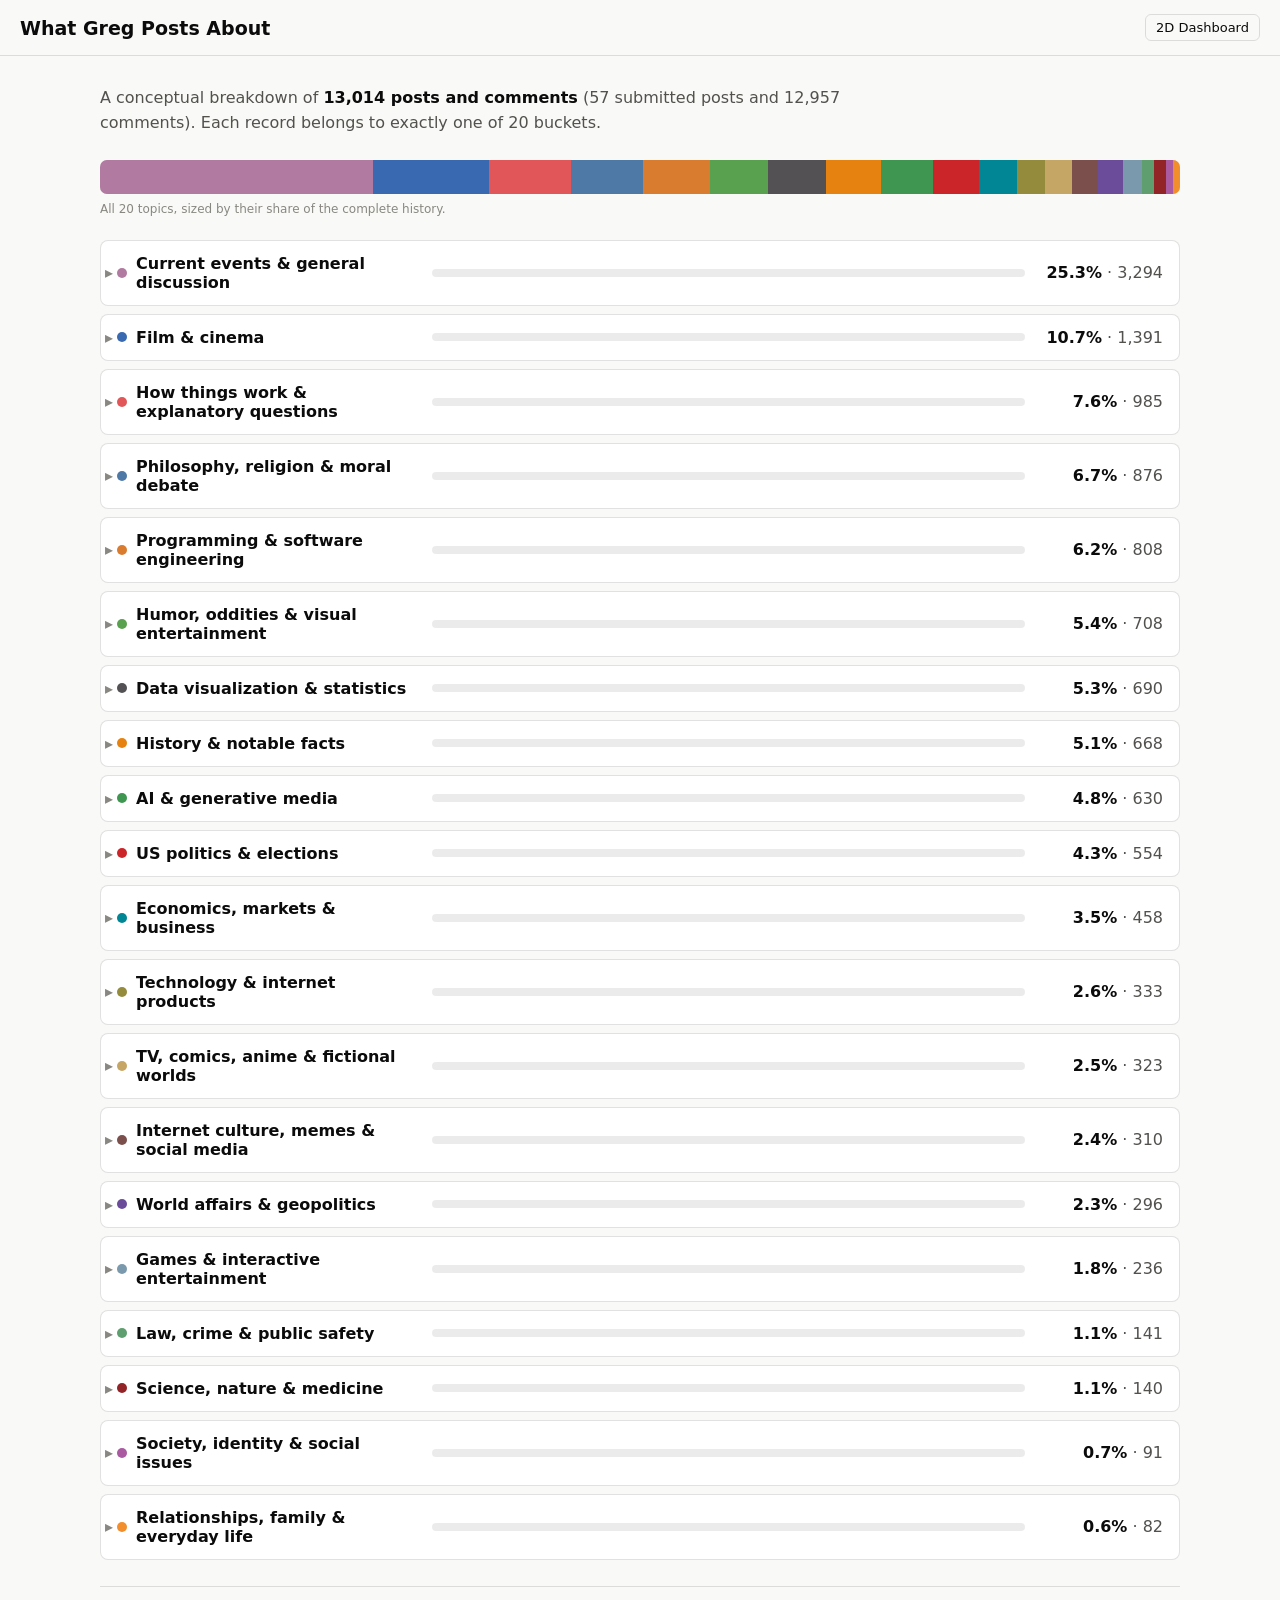
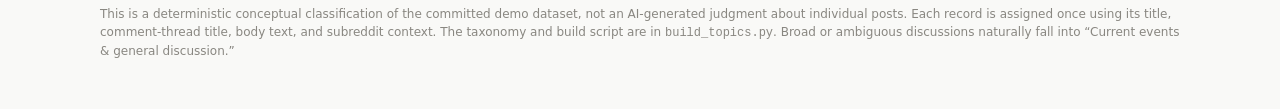
<file: viz/TopicBreakdown.html>
<!DOCTYPE html>
<html lang="en">
<head>
<meta charset="utf-8">
<meta name="viewport" content="width=device-width, initial-scale=1">
<title>What Greg Posts About</title>
<style>
  :root {
    color-scheme: light;
    --page: #f9f9f7;
    --surface: #fff;
    --text: #0b0b0b;
    --secondary: #52514e;
    --muted: #898781;
    --border: rgba(11, 11, 11, 0.12);
  }
  @media (prefers-color-scheme: dark) {
    :root {
      color-scheme: dark;
      --page: #0d0d0d;
      --surface: #1a1a19;
      --text: #fff;
      --secondary: #c3c2b7;
      --muted: #898781;
      --border: rgba(255, 255, 255, 0.13);
    }
  }
  * { box-sizing: border-box; }
  body {
    margin: 0;
    background: var(--page);
    color: var(--text);
    font-family: system-ui, -apple-system, "Segoe UI", sans-serif;
  }
  header {
    display: flex;
    align-items: center;
    gap: 18px;
    padding: 14px 20px;
    border-bottom: 1px solid var(--border);
  }
  header h1 { margin: 0; font-size: 19px; }
  header a {
    margin-left: auto;
    padding: 5px 10px;
    color: inherit;
    border: 1px solid var(--border);
    border-radius: 6px;
    text-decoration: none;
    font-size: 13px;
  }
  main {
    width: min(1080px, calc(100% - 32px));
    margin: 0 auto;
    padding: 30px 0 50px;
  }
  .intro {
    max-width: 780px;
    margin-bottom: 24px;
    color: var(--secondary);
    line-height: 1.55;
  }
  .intro strong { color: var(--text); }
  .stack {
    display: flex;
    height: 34px;
    overflow: hidden;
    margin: 20px 0 8px;
    border-radius: 7px;
    background: var(--surface);
    box-shadow: inset 0 0 0 1px var(--border);
  }
  .stack div {
    min-width: 1px;
    height: 100%;
    transition: filter 120ms ease;
  }
  .stack div:hover { filter: brightness(1.18); }
  .stack-caption {
    margin-bottom: 24px;
    color: var(--muted);
    font-size: 12px;
  }
  .topics { display: grid; gap: 8px; }
  details {
    overflow: hidden;
    background: var(--surface);
    border: 1px solid var(--border);
    border-radius: 8px;
  }
  summary {
    display: grid;
    grid-template-columns: minmax(230px, 1fr) minmax(180px, 2fr) 120px;
    align-items: center;
    gap: 18px;
    padding: 13px 16px;
    cursor: pointer;
    list-style: none;
  }
  summary::-webkit-details-marker { display: none; }
  summary::before {
    content: "▸";
    position: absolute;
    margin-left: -12px;
    color: var(--muted);
  }
  details[open] summary::before { content: "▾"; }
  .topic-name {
    display: flex;
    align-items: center;
    gap: 9px;
    font-weight: 650;
  }
  .swatch {
    flex: 0 0 auto;
    width: 10px;
    height: 10px;
    border-radius: 50%;
  }
  .bar-track {
    height: 8px;
    overflow: hidden;
    background: color-mix(in srgb, var(--text) 8%, transparent);
    border-radius: 4px;
  }
  .bar { height: 100%; min-width: 2px; border-radius: inherit; }
  .amount { text-align: right; color: var(--secondary); font-variant-numeric: tabular-nums; }
  .amount strong { display: inline-block; min-width: 48px; color: var(--text); }
  .details-body {
    padding: 0 16px 16px;
    border-top: 1px solid var(--border);
  }
  .description { margin: 14px 0 10px; color: var(--secondary); }
  .subreddits {
    display: flex;
    gap: 6px;
    flex-wrap: wrap;
    margin-bottom: 14px;
  }
  .subreddit {
    padding: 3px 7px;
    border-radius: 999px;
    background: color-mix(in srgb, var(--text) 7%, transparent);
    color: var(--secondary);
    font-size: 12px;
  }
  .examples { margin: 0; padding-left: 20px; }
  .examples li { margin: 7px 0; color: var(--secondary); }
  .examples a { color: inherit; text-decoration-color: var(--muted); }
  .examples a:hover { color: var(--text); }
  .examples small { color: var(--muted); }
  .method {
    margin-top: 26px;
    padding-top: 18px;
    border-top: 1px solid var(--border);
    color: var(--muted);
    font-size: 12px;
    line-height: 1.5;
  }
  @media (max-width: 700px) {
    main { width: min(100% - 20px, 1080px); padding-top: 20px; }
    summary { grid-template-columns: 1fr 86px; gap: 10px; }
    .bar-track { grid-column: 1 / -1; grid-row: 2; }
  }
</style>
</head>
<body>
<header>
  <h1>What Greg Posts About</h1>
  <a href="index.html">2D Dashboard</a>
</header>
<main>
  <div class="intro" id="intro"></div>
  <div class="stack" id="stack" aria-label="All topics as proportions of the complete dataset"></div>
  <div class="stack-caption">All 20 topics, sized by their share of the complete history.</div>
  <section class="topics" id="topics" aria-label="Topic breakdown"></section>
  <div class="method">
    This is a deterministic conceptual classification of the committed demo dataset, not an AI-generated
    judgment about individual posts. Each record is assigned once using its title, comment-thread title,
    body text, and subreddit context. The taxonomy and build script are in <code>build_topics.py</code>.
    Broad or ambiguous discussions naturally fall into “Current events &amp; general discussion.”
  </div>
</main>
<script src="topic-data.js"></script>
<script>
(() => {
  const percent = share => (share * 100).toFixed(1) + '%';
  const intro = document.getElementById('intro');
  intro.append(
    document.createTextNode('A conceptual breakdown of '),
    Object.assign(document.createElement('strong'), {
      textContent: REDDIT_TOPICS.total.toLocaleString() + ' posts and comments',
    }),
    document.createTextNode(
      ` (${REDDIT_TOPICS.posts.toLocaleString()} submitted posts and ` +
      `${REDDIT_TOPICS.comments.toLocaleString()} comments). Each record belongs to exactly one of 20 buckets.`
    )
  );

  const stack = document.getElementById('stack');
  const topics = document.getElementById('topics');
  for (const topic of REDDIT_TOPICS.topics) {
    const segment = document.createElement('div');
    segment.style.width = percent(topic.share);
    segment.style.background = topic.color;
    segment.title = `${topic.name}: ${percent(topic.share)}`;
    stack.append(segment);

    const details = document.createElement('details');
    const summary = document.createElement('summary');
    const name = document.createElement('span');
    name.className = 'topic-name';
    const swatch = document.createElement('span');
    swatch.className = 'swatch';
    swatch.style.background = topic.color;
    name.append(swatch, document.createTextNode(topic.name));

    const track = document.createElement('span');
    track.className = 'bar-track';
    const bar = document.createElement('span');
    bar.className = 'bar';
    bar.style.width = percent(topic.share);
    bar.style.background = topic.color;
    track.append(bar);

    const amount = document.createElement('span');
    amount.className = 'amount';
    const share = document.createElement('strong');
    share.textContent = percent(topic.share);
    amount.append(share, document.createTextNode(` · ${topic.count.toLocaleString()}`));
    summary.append(name, track, amount);

    const body = document.createElement('div');
    body.className = 'details-body';
    const description = document.createElement('p');
    description.className = 'description';
    description.textContent = topic.description;
    const subreddits = document.createElement('div');
    subreddits.className = 'subreddits';
    for (const subreddit of topic.subreddits) {
      const chip = document.createElement('span');
      chip.className = 'subreddit';
      chip.textContent = `r/${subreddit.name} · ${subreddit.count.toLocaleString()}`;
      subreddits.append(chip);
    }
    const examples = document.createElement('ol');
    examples.className = 'examples';
    for (const example of topic.examples) {
      const item = document.createElement('li');
      const link = document.createElement('a');
      link.href = example.link;
      link.target = '_blank';
      link.rel = 'noopener';
      link.textContent = example.text;
      const context = document.createElement('small');
      context.textContent = ` · r/${example.sub} · ${example.type}`;
      item.append(link, context);
      examples.append(item);
    }
    body.append(description, subreddits, examples);
    details.append(summary, body);
    topics.append(details);
  }
})();
</script>
</body>
</html>
</file>
